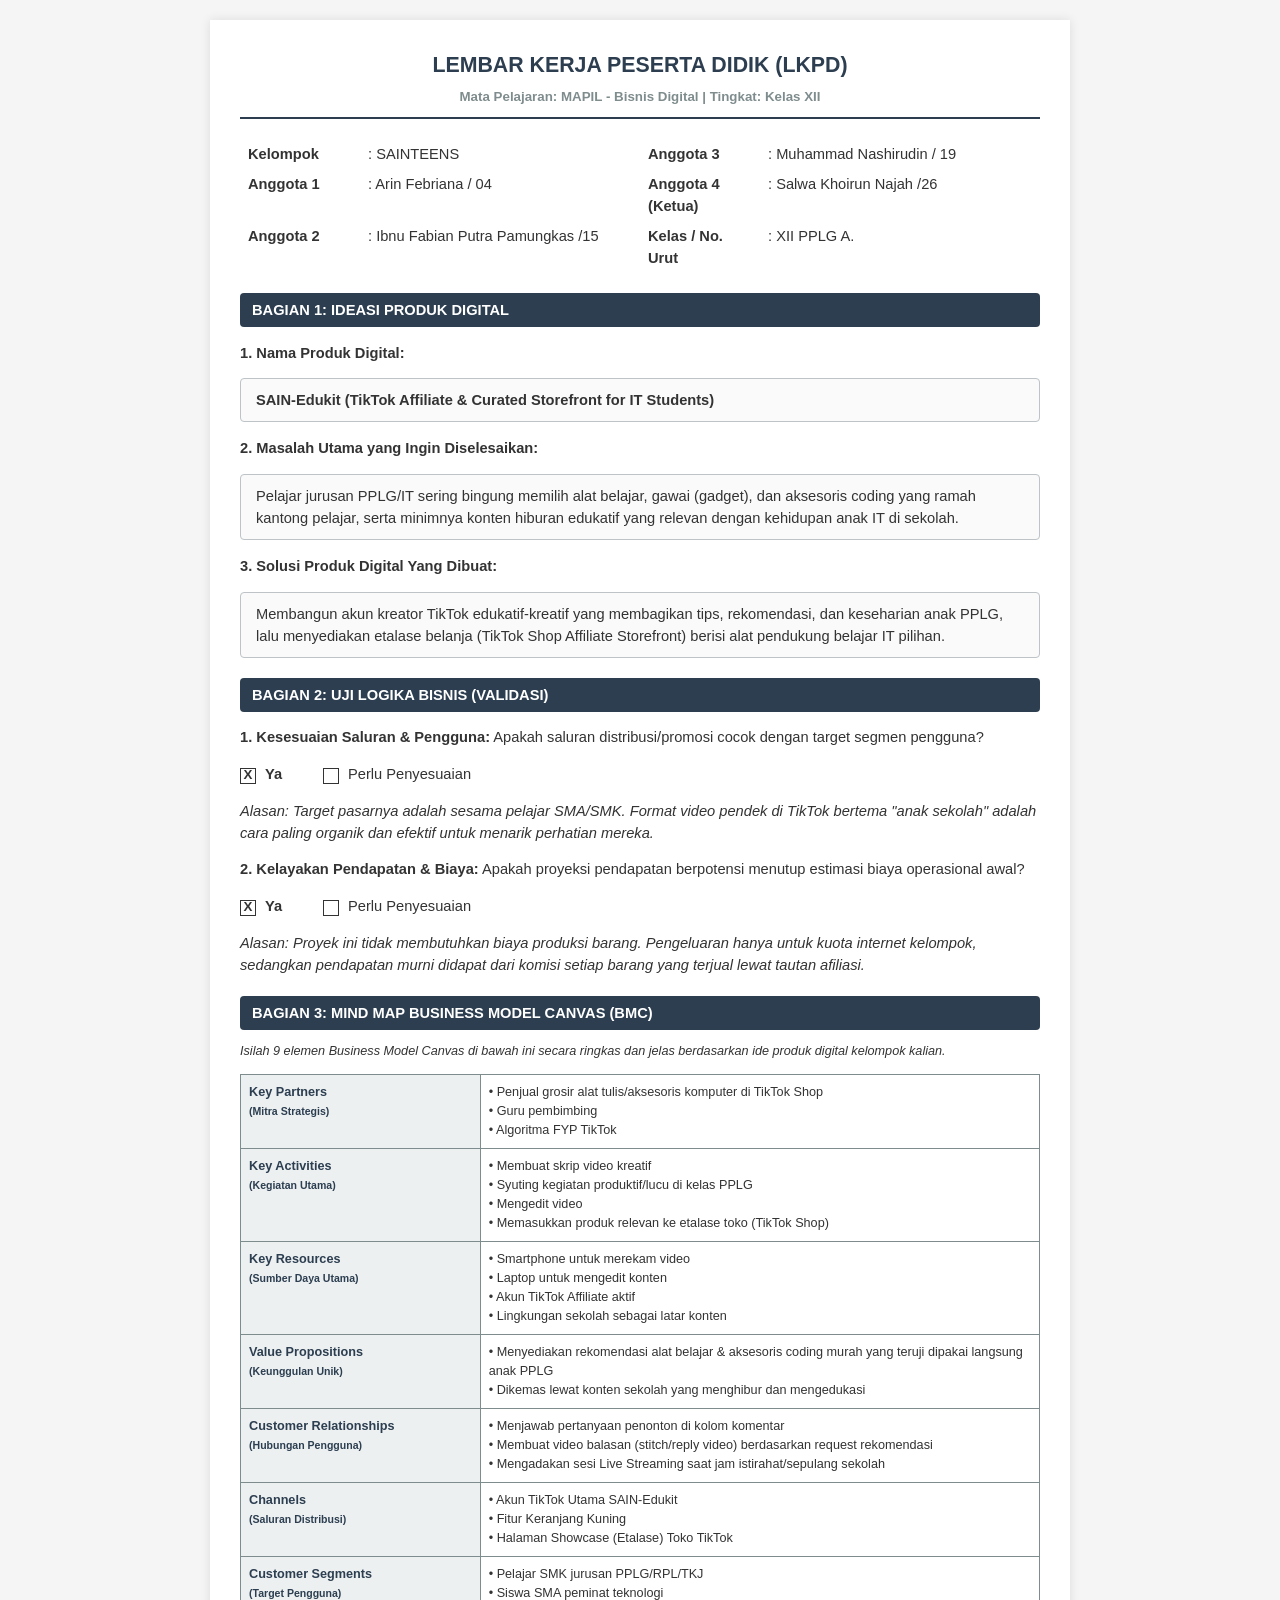
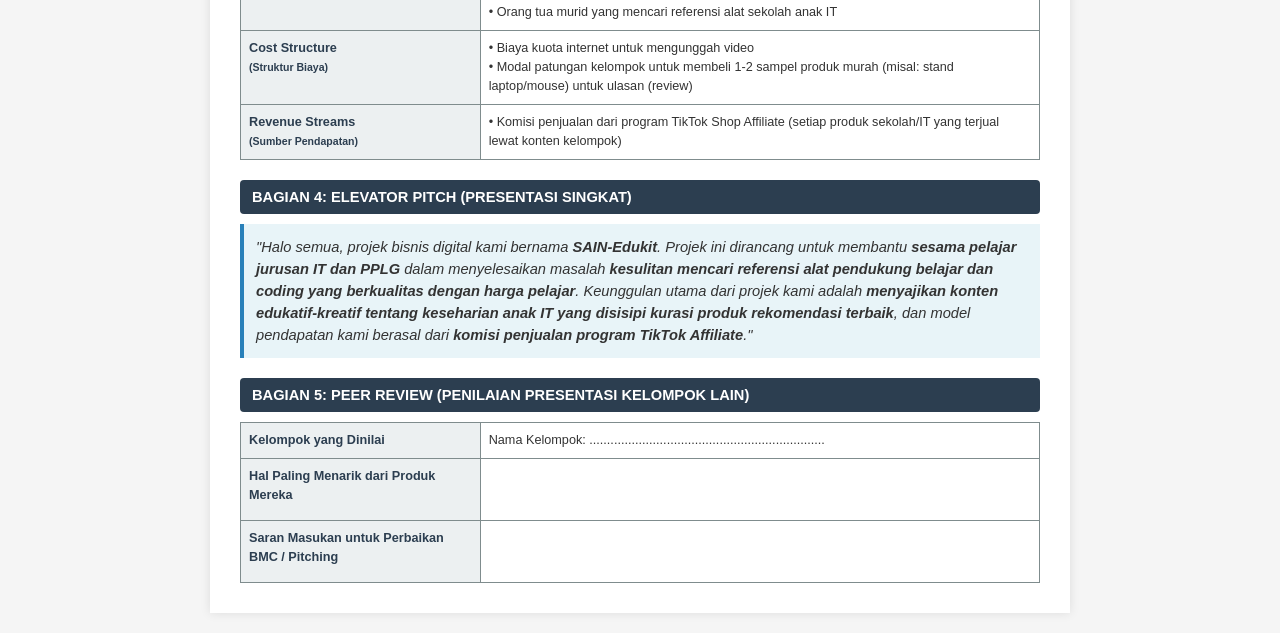
<file: SAINTEENS_WEBSITE/LKPD_SAIN-Edukit.html>
<!DOCTYPE html>
<html lang="id">
<head>
    <meta charset="UTF-8">
    <meta name="viewport" content="width=device-width, initial-scale=1.0">
    <title>LKPD 2 Bisnis Digital - SAIN-Edukit TikTok Affiliate</title>
    <style>
        @page {
            size: A4;
            margin: 15mm;
        }
        body {
            font-family: 'Segoe UI', Tahoma, Geneva, Verdana, sans-serif;
            font-size: 11pt;
            line-height: 1.5;
            color: #333;
            background-color: #f5f5f5;
            margin: 0;
            padding: 20px;
        }
        .paper {
            background: #fff;
            padding: 30px;
            max-width: 800px;
            margin: auto;
            box-shadow: 0 0 10px rgba(0,0,0,0.1);
        }
        .header {
            text-align: center;
            border-bottom: 2px solid #2c3e50;
            padding-bottom: 10px;
            margin-bottom: 20px;
        }
        .header h1 {
            margin: 0;
            font-size: 16pt;
            color: #2c3e50;
            text-transform: uppercase;
        }
        .header p {
            margin: 5px 0 0;
            font-size: 10pt;
            font-weight: bold;
            color: #7f8c8d;
        }
        .info-table {
            width: 100%;
            border-collapse: collapse;
            margin-bottom: 20px;
        }
        .info-table td {
            padding: 4px 8px;
            vertical-align: top;
        }
        .section-title {
            background-color: #2c3e50;
            color: #fff;
            padding: 6px 12px;
            font-weight: bold;
            font-size: 11pt;
            margin-top: 20px;
            margin-bottom: 10px;
            border-radius: 4px;
            text-transform: uppercase;
        }
        .content-box {
            border: 1px solid #bdc3c7;
            padding: 10px 15px;
            border-radius: 4px;
            background-color: #fafafa;
            margin-bottom: 15px;
        }
        .checkbox-group {
            margin: 10px 0;
        }
        .checkbox {
            display: inline-block;
            width: 14px;
            height: 14px;
            border: 1px solid #333;
            text-align: center;
            line-height: 12px;
            font-size: 10pt;
            font-weight: bold;
            margin-right: 5px;
        }
        .bmc-table {
            width: 100%;
            border-collapse: collapse;
            margin-top: 10px;
        }
        .bmc-table th, .bmc-table td {
            border: 1px solid #7f8c8d;
            padding: 8px;
            font-size: 9.5pt;
            vertical-align: top;
        }
        .bmc-table th {
            background-color: #ecf0f1;
            color: #2c3e50;
            text-align: left;
            width: 30%;
        }
        .pitch-box {
            background-color: #e8f4f8;
            border-left: 4px solid #2980b9;
            padding: 12px;
            font-style: italic;
            margin-top: 10px;
        }
        .page-break {
            page-break-before: always;
        }
        @media print {
            body { background: none; padding: 0; }
            .paper { box-shadow: none; padding: 0; }
        }
    </style>
</head>
<body>

<div class="paper">
    <div class="header">
        <h1>LEMBAR KERJA PESERTA DIDIK (LKPD)</h1>
        <p>Mata Pelajaran: MAPIL - Bisnis Digital | Tingkat: Kelas XII</p>
    </div>

    <table class="info-table">
        <tr>
            <td width="15%"><strong>Kelompok</strong></td>
            <td width="35%">: SAINTEENS</td>
            <td width="15%"><strong>Anggota 3</strong></td>
            <td width="35%">: Muhammad Nashirudin / 19</td>
        </tr>
        <tr>
            <td><strong>Anggota 1</strong></td>
            <td>: Arin Febriana / 04</td>
            <td><strong>Anggota 4 (Ketua)</strong></td>
            <td>: Salwa Khoirun Najah /26</td>
        </tr>
        <tr>
            <td><strong>Anggota 2</strong></td>
            <td>: Ibnu Fabian Putra Pamungkas /15</td>
            <td><strong>Kelas / No. Urut</strong></td>
            <td>: XII PPLG A.</td>
        </tr>
    </table>

    <div class="section-title">BAGIAN 1: IDEASI PRODUK DIGITAL</div>
    
    <p><strong>1. Nama Produk Digital:</strong></p>
    <div class="content-box">
        <strong>SAIN-Edukit (TikTok Affiliate & Curated Storefront for IT Students)</strong>
    </div>

    <p><strong>2. Masalah Utama yang Ingin Diselesaikan:</strong></p>
    <div class="content-box">
        Pelajar jurusan PPLG/IT sering bingung memilih alat belajar, gawai (gadget), dan aksesoris coding yang ramah kantong pelajar, serta minimnya konten hiburan edukatif yang relevan dengan kehidupan anak IT di sekolah.
    </div>

    <p><strong>3. Solusi Produk Digital Yang Dibuat:</strong></p>
    <div class="content-box">
        Membangun akun kreator TikTok edukatif-kreatif yang membagikan tips, rekomendasi, dan keseharian anak PPLG, lalu menyediakan etalase belanja (TikTok Shop Affiliate Storefront) berisi alat pendukung belajar IT pilihan.
    </div>

    <div class="section-title">BAGIAN 2: UJI LOGIKA BISNIS (VALIDASI)</div>
    
    <p><strong>1. Kesesuaian Saluran & Pengguna:</strong> Apakah saluran distribusi/promosi cocok dengan target segmen pengguna?</p>
    <div class="checkbox-group">
        <span class="checkbox">X</span> <strong>Ya</strong> &nbsp;&nbsp;&nbsp;&nbsp;&nbsp;&nbsp;&nbsp;&nbsp;
        <span class="checkbox">&nbsp;</span> Perlu Penyesuaian
    </div>
    <p><i>Alasan: Target pasarnya adalah sesama pelajar SMA/SMK. Format video pendek di TikTok bertema "anak sekolah" adalah cara paling organik dan efektif untuk menarik perhatian mereka.</i></p>

    <p><strong>2. Kelayakan Pendapatan & Biaya:</strong> Apakah proyeksi pendapatan berpotensi menutup estimasi biaya operasional awal?</p>
    <div class="checkbox-group">
        <span class="checkbox">X</span> <strong>Ya</strong> &nbsp;&nbsp;&nbsp;&nbsp;&nbsp;&nbsp;&nbsp;&nbsp;
        <span class="checkbox">&nbsp;</span> Perlu Penyesuaian
    </div>
    <p><i>Alasan: Proyek ini tidak membutuhkan biaya produksi barang. Pengeluaran hanya untuk kuota internet kelompok, sedangkan pendapatan murni didapat dari komisi setiap barang yang terjual lewat tautan afiliasi.</i></p>

    <div class="page-break"></div>

    <div class="section-title">BAGIAN 3: MIND MAP BUSINESS MODEL CANVAS (BMC)</div>
    <p style="font-size: 9.5pt;"><i>Isilah 9 elemen Business Model Canvas di bawah ini secara ringkas dan jelas berdasarkan ide produk digital kelompok kalian.</i></p>

    <table class="bmc-table">
        <tr>
            <th>Key Partners<br><small>(Mitra Strategis)</small></th>
            <td>• Penjual grosir alat tulis/aksesoris komputer di TikTok Shop<br>• Guru pembimbing<br>• Algoritma FYP TikTok</td>
        </tr>
        <tr>
            <th>Key Activities<br><small>(Kegiatan Utama)</small></th>
            <td>• Membuat skrip video kreatif<br>• Syuting kegiatan produktif/lucu di kelas PPLG<br>• Mengedit video<br>• Memasukkan produk relevan ke etalase toko (TikTok Shop)</td>
        </tr>
        <tr>
            <th>Key Resources<br><small>(Sumber Daya Utama)</small></th>
            <td>• Smartphone untuk merekam video<br>• Laptop untuk mengedit konten<br>• Akun TikTok Affiliate aktif<br>• Lingkungan sekolah sebagai latar konten</td>
        </tr>
        <tr>
            <th>Value Propositions<br><small>(Keunggulan Unik)</small></th>
            <td>• Menyediakan rekomendasi alat belajar & aksesoris coding murah yang teruji dipakai langsung anak PPLG<br>• Dikemas lewat konten sekolah yang menghibur dan mengedukasi</td>
        </tr>
        <tr>
            <th>Customer Relationships<br><small>(Hubungan Pengguna)</small></th>
            <td>• Menjawab pertanyaan penonton di kolom komentar<br>• Membuat video balasan (stitch/reply video) berdasarkan request rekomendasi<br>• Mengadakan sesi Live Streaming saat jam istirahat/sepulang sekolah</td>
        </tr>
        <tr>
            <th>Channels<br><small>(Saluran Distribusi)</small></th>
            <td>• Akun TikTok Utama SAIN-Edukit<br>• Fitur Keranjang Kuning<br>• Halaman Showcase (Etalase) Toko TikTok</td>
        </tr>
        <tr>
            <th>Customer Segments<br><small>(Target Pengguna)</small></th>
            <td>• Pelajar SMK jurusan PPLG/RPL/TKJ<br>• Siswa SMA peminat teknologi<br>• Orang tua murid yang mencari referensi alat sekolah anak IT</td>
        </tr>
        <tr>
            <th>Cost Structure<br><small>(Struktur Biaya)</small></th>
            <td>• Biaya kuota internet untuk mengunggah video<br>• Modal patungan kelompok untuk membeli 1-2 sampel produk murah (misal: stand laptop/mouse) untuk ulasan (review)</td>
        </tr>
        <tr>
            <th>Revenue Streams<br><small>(Sumber Pendapatan)</small></th>
            <td>• Komisi penjualan dari program TikTok Shop Affiliate (setiap produk sekolah/IT yang terjual lewat konten kelompok)</td>
        </tr>
    </table>

    <div class="section-title">BAGIAN 4: ELEVATOR PITCH (PRESENTASI SINGKAT)</div>
    <div class="pitch-box">
        "Halo semua, projek bisnis digital kami bernama <b>SAIN-Edukit</b>. Projek ini dirancang untuk membantu <b>sesama pelajar jurusan IT dan PPLG</b> dalam menyelesaikan masalah <b>kesulitan mencari referensi alat pendukung belajar dan coding yang berkualitas dengan harga pelajar</b>. Keunggulan utama dari projek kami adalah <b>menyajikan konten edukatif-kreatif tentang keseharian anak IT yang disisipi kurasi produk rekomendasi terbaik</b>, dan model pendapatan kami berasal dari <b>komisi penjualan program TikTok Affiliate</b>."
    </div>

    <div class="section-title">BAGIAN 5: PEER REVIEW (PENILAIAN PRESENTASI KELOMPOK LAIN)</div>
    <table class="bmc-table">
        <tr>
            <th width="35%">Kelompok yang Dinilai</th>
            <td>Nama Kelompok: ...................................................................</td>
        </tr>
        <tr>
            <th>Hal Paling Menarik dari Produk Mereka</th>
            <td style="height: 45px;"></td>
        </tr>
        <tr>
            <th>Saran Masukan untuk Perbaikan BMC / Pitching</th>
            <td style="height: 45px;"></td>
        </tr>
    </table>

</div>

</body>
</html>
</file>
